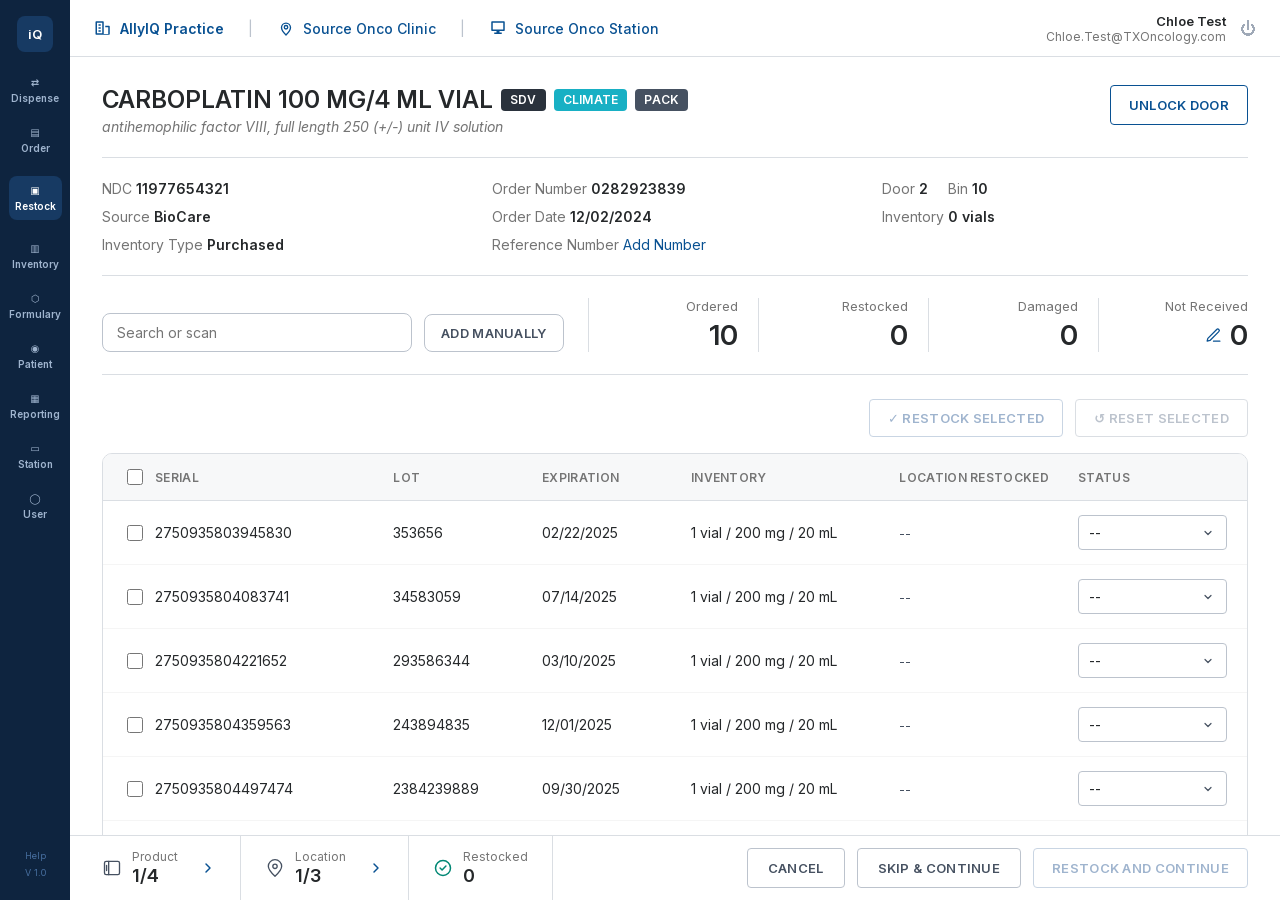
<file: index.html>
<!DOCTYPE html>
<html lang="en">
<head>
  <meta charset="utf-8">
  <meta name="viewport" content="width=device-width, initial-scale=1">
  <title>Restock — Multi Bin · Ally IQ</title>

  <link rel="stylesheet" href="css/fonts.css">
  <link rel="stylesheet" href="css/ally-tokens.css">
  <link rel="stylesheet" href="css/ally-components.css">
  <link rel="stylesheet" href="css/app.css">
</head>
<body>
  <div id="app"></div>

  <script src="js/data.js"></script>
  <script src="js/store.js"></script>
  <script src="js/actions.js"></script>
  <script src="js/dom.js"></script>
  <script src="js/view.js"></script>
  <script src="js/render.js"></script>
  <script src="js/main.js"></script>
</body>
</html>
</file>
<file: css/fonts.css>
/* cyrillic-ext */
@font-face {
  font-family: 'Inter';
  font-style: italic;
  font-weight: 400 500;
  font-display: swap;
  src: url("../fonts/inter-italic-cyrillic-ext.woff2") format('woff2');
  unicode-range: U+0460-052F, U+1C80-1C8A, U+20B4, U+2DE0-2DFF, U+A640-A69F, U+FE2E-FE2F;
}
/* cyrillic */
@font-face {
  font-family: 'Inter';
  font-style: italic;
  font-weight: 400 500;
  font-display: swap;
  src: url("../fonts/inter-italic-cyrillic.woff2") format('woff2');
  unicode-range: U+0301, U+0400-045F, U+0490-0491, U+04B0-04B1, U+2116;
}
/* greek-ext */
@font-face {
  font-family: 'Inter';
  font-style: italic;
  font-weight: 400 500;
  font-display: swap;
  src: url("../fonts/inter-italic-greek-ext.woff2") format('woff2');
  unicode-range: U+1F00-1FFF;
}
/* greek */
@font-face {
  font-family: 'Inter';
  font-style: italic;
  font-weight: 400 500;
  font-display: swap;
  src: url("../fonts/inter-italic-greek.woff2") format('woff2');
  unicode-range: U+0370-0377, U+037A-037F, U+0384-038A, U+038C, U+038E-03A1, U+03A3-03FF;
}
/* vietnamese */
@font-face {
  font-family: 'Inter';
  font-style: italic;
  font-weight: 400 500;
  font-display: swap;
  src: url("../fonts/inter-italic-vietnamese.woff2") format('woff2');
  unicode-range: U+0102-0103, U+0110-0111, U+0128-0129, U+0168-0169, U+01A0-01A1, U+01AF-01B0, U+0300-0301, U+0303-0304, U+0308-0309, U+0323, U+0329, U+1EA0-1EF9, U+20AB;
}
/* latin-ext */
@font-face {
  font-family: 'Inter';
  font-style: italic;
  font-weight: 400 500;
  font-display: swap;
  src: url("../fonts/inter-italic-latin-ext.woff2") format('woff2');
  unicode-range: U+0100-02BA, U+02BD-02C5, U+02C7-02CC, U+02CE-02D7, U+02DD-02FF, U+0304, U+0308, U+0329, U+1D00-1DBF, U+1E00-1E9F, U+1EF2-1EFF, U+2020, U+20A0-20AB, U+20AD-20C0, U+2113, U+2C60-2C7F, U+A720-A7FF;
}
/* latin */
@font-face {
  font-family: 'Inter';
  font-style: italic;
  font-weight: 400 500;
  font-display: swap;
  src: url("../fonts/inter-italic-latin.woff2") format('woff2');
  unicode-range: U+0000-00FF, U+0131, U+0152-0153, U+02BB-02BC, U+02C6, U+02DA, U+02DC, U+0304, U+0308, U+0329, U+2000-206F, U+20AC, U+2122, U+2191, U+2193, U+2212, U+2215, U+FEFF, U+FFFD;
}
/* cyrillic-ext */
@font-face {
  font-family: 'Inter';
  font-style: normal;
  font-weight: 400 600;
  font-display: swap;
  src: url("../fonts/inter-normal-cyrillic-ext.woff2") format('woff2');
  unicode-range: U+0460-052F, U+1C80-1C8A, U+20B4, U+2DE0-2DFF, U+A640-A69F, U+FE2E-FE2F;
}
/* cyrillic */
@font-face {
  font-family: 'Inter';
  font-style: normal;
  font-weight: 400 600;
  font-display: swap;
  src: url("../fonts/inter-normal-cyrillic.woff2") format('woff2');
  unicode-range: U+0301, U+0400-045F, U+0490-0491, U+04B0-04B1, U+2116;
}
/* greek-ext */
@font-face {
  font-family: 'Inter';
  font-style: normal;
  font-weight: 400 600;
  font-display: swap;
  src: url("../fonts/inter-normal-greek-ext.woff2") format('woff2');
  unicode-range: U+1F00-1FFF;
}
/* greek */
@font-face {
  font-family: 'Inter';
  font-style: normal;
  font-weight: 400 600;
  font-display: swap;
  src: url("../fonts/inter-normal-greek.woff2") format('woff2');
  unicode-range: U+0370-0377, U+037A-037F, U+0384-038A, U+038C, U+038E-03A1, U+03A3-03FF;
}
/* vietnamese */
@font-face {
  font-family: 'Inter';
  font-style: normal;
  font-weight: 400 600;
  font-display: swap;
  src: url("../fonts/inter-normal-vietnamese.woff2") format('woff2');
  unicode-range: U+0102-0103, U+0110-0111, U+0128-0129, U+0168-0169, U+01A0-01A1, U+01AF-01B0, U+0300-0301, U+0303-0304, U+0308-0309, U+0323, U+0329, U+1EA0-1EF9, U+20AB;
}
/* latin-ext */
@font-face {
  font-family: 'Inter';
  font-style: normal;
  font-weight: 400 600;
  font-display: swap;
  src: url("../fonts/inter-normal-latin-ext.woff2") format('woff2');
  unicode-range: U+0100-02BA, U+02BD-02C5, U+02C7-02CC, U+02CE-02D7, U+02DD-02FF, U+0304, U+0308, U+0329, U+1D00-1DBF, U+1E00-1E9F, U+1EF2-1EFF, U+2020, U+20A0-20AB, U+20AD-20C0, U+2113, U+2C60-2C7F, U+A720-A7FF;
}
/* latin */
@font-face {
  font-family: 'Inter';
  font-style: normal;
  font-weight: 400 600;
  font-display: swap;
  src: url("../fonts/inter-normal-latin.woff2") format('woff2');
  unicode-range: U+0000-00FF, U+0131, U+0152-0153, U+02BB-02BC, U+02C6, U+02DA, U+02DC, U+0304, U+0308, U+0329, U+2000-206F, U+20AC, U+2122, U+2191, U+2193, U+2212, U+2215, U+FEFF, U+FFFD;
}
</file>
<file: css/ally-tokens.css>
/* ============================================================================
   Ally UI — Colors & Type foundations
   Healthcare management platform (Ally GPO / Ally IQ). Light theme.
   Source of truth: "Ally UI (WIP)" Figma file — Color-Tokens + Typography frames.
   ============================================================================ */

/* Fonts — all available on Google Fonts. Substitute these @imports for local
   /fonts/*.woff2 in production if self-hosting is required.
   Inter        → THE typeface — the entire system is set in Inter at two weights (Regular 400 / Medium 500). */
















:root {
  /* ---------------------------------------------------------------- PRIMITIVES */

  /* Dark Blue — PRIMARY BRAND ramp (buttons, nav, links, active states) */
  --dark-blue-100: #E9EEF4;
  --dark-blue-200: #C9D5E3;
  --dark-blue-300: #9FB4CE;
  --dark-blue-400: #4870A1;
  --dark-blue-500: #095192;   /* ← the Ally brand blue */
  --dark-blue-600: #1B4577;
  --dark-blue-700: #173A63;
  --dark-blue-800: #122E50;
  --dark-blue-900: #0E243F;
  --dark-blue-950: #06182D;

  /* Blue — secondary / informational accent ramp */
  --blue-50:  #EBF3FE;
  --blue-100: #D8E6FD;
  --blue-200: #B1CDFC;
  --blue-300: #89B5FA;
  --blue-400: #629CF9;
  --blue-500: #3B83F7;
  --blue-600: #2F69C6;
  --blue-700: #234F94;
  --blue-800: #183463;
  --blue-900: #0C1A31;

  /* Steel — cool neutral (borders, surfaces, tertiary text, UI chrome) */
  --steel-50:  #F7F8F9;
  --steel-100: #DADEE3;
  --steel-200: #BCC3CD;
  --steel-300: #9FA9B7;
  --steel-400: #818EA1;
  --steel-500: #64748B;
  --steel-600: #556376;
  --steel-700: #465161;
  --steel-800: #37404C;
  --steel-850: #2A323C;
  --steel-900: #1F2630;
  --steel-950: #141A22;

  /* Gray — warm-neutral surfaces & text */
  --gray-50:  #FAFAFA;
  --gray-100: #F5F5F5;
  --gray-200: #EEEEEE;
  --gray-300: #E0E0E0;
  --gray-400: #BDBDBD;
  --gray-500: #9E9E9E;
  --gray-600: #757575;
  --gray-700: #616161;
  --gray-800: #424242;
  --gray-900: #212121;
  --gray-950: #25282A;   /* near-black used for primary text */

  /* Green — SUCCESS */
  --green-50:  #E6F6F4;
  --green-100: #D9F2EF;
  --green-200: #B0E4DD;
  --green-300: #5CC9BC;
  --green-400: #00A991;
  --green-500: #008774;   /* ← success base */
  --green-600: #007F6D;
  --green-700: #006557;
  --green-800: #004C41;
  --green-900: #003B33;

  /* Red — DANGER / ERROR */
  --red-50:  #FBEBEA;
  --red-100: #F9E1DF;
  --red-200: #F3C0BD;
  --red-300: #D9342B;   /* ← danger base */
  --red-400: #C32F27;
  --red-500: #AE2A22;
  --red-600: #A32720;
  --red-700: #821F1A;
  --red-800: #621713;
  --red-900: #4C120F;
  --red-950: #2F0000;

  /* Dark Yellow — WARNING */
  --dark-yellow-100: #FBF1D7;
  --dark-yellow-300: #F5D988;
  --dark-yellow-400: #D9A82E;
  --dark-yellow-500: #EEC038;   /* ← warning base */
  --dark-yellow-600: #BE9A2D;
  --dark-yellow-700: #8F7322;
  --dark-yellow-900: #30260B;

  /* Orange — accent / tags */
  --orange-50:  #FBEFE6;
  --orange-300: #F1BD9C;
  --orange-500: #E27C39;
  --orange-600: #DB5B07;
  --orange-800: #833704;

  /* Teal — accent / tags */
  --teal-50:  #ECF4F4;
  --teal-300: #B4D3D3;
  --teal-500: #579C9B;
  --teal-700: #367473;

  /* Purple — accent / info */
  --purple-50:  #F6EEFE;
  --purple-100: #EFE0FE;
  --purple-300: #DAB6FC;
  --purple-500: #B874F8;
  --purple-600: #9D5BE0;
  --purple-700: #8F48D2;

  /* Wine — discovery accent */
  --wine-100: #F3DAE5;
  --wine-500: #9C2E62;
  --wine-700: #6E1F44;

  /* ---------------------------------------------------------------- SEMANTIC */

  /* Surfaces / backgrounds  (Semantic Colors › background) */
  --bg-app:              #F8FAFC;            /* app canvas */
  --bg-surface:          #FFFFFF;            /* cards, panels, inputs */
  --surface-container:   var(--dark-blue-50);/* DarkBlue/50  #E9EEF4 */
  --surface-emphasis:    var(--dark-blue-100);/* DarkBlue/100 */
  --surface-inverse:     var(--steel-700);   /* tooltips */
  --surface-hover:       var(--steel-50);    /* dropdown/list/secondary hover */
  --surface-selected:    var(--dark-blue-100);/* DarkBlue/100 */
  --surface-selected-hover: var(--dark-blue-200);/* DarkBlue/200 */
  --surface-disabled:    var(--gray-100);    /* Gray/100 */

  /* background / brand */
  --bg-brand-primary:    var(--dark-blue-500);/* DarkBlue/500 */
  --bg-brand-hover:      var(--dark-blue-600);/* DarkBlue/600 */
  --bg-brand-active:     var(--dark-blue-800);/* DarkBlue/800 */
  --bg-brand-disabled:   rgba(9,81,146,0.50); /* Alpha DarkBlue500 / 50% */

  /* Side navigation (Components › side navigation) */
  --sidenav-bg:          var(--dark-blue-500);  /* default  #095192 */
  --sidenav-item-hover:  var(--dark-blue-400);  /* hover    #4870A1 */
  --sidenav-fg:          var(--content-inverse);/* text-on-default = White */
  --sidenav-selection-bg:var(--content-inverse);/* selection = White pill */
  --sidenav-selection-fg:var(--dark-blue-500);  /* text-on-selection = DarkBlue/500 */
  --sidenav-emphasis:    var(--dark-blue-700);  /* DarkBlue/700 */
  --sidenav-dark-emphasis:var(--dark-blue-900); /* DarkBlue/900 */

  /* Badges — SOLID fill + white text (yellow uses dark text), paired per status */
  --badge-green-bg:   var(--green-500);       --badge-green-fg:   #FFFFFF;
  --badge-red-bg:     #C32F27;                --badge-red-fg:     #FFFFFF;
  --badge-yellow-bg:  var(--dark-yellow-500); --badge-yellow-fg:  var(--gray-950);
  --badge-blue-bg:    var(--blue-500);        --badge-blue-fg:    #FFFFFF;
  --badge-gray-bg:    var(--steel-700);       --badge-gray-fg:    #FFFFFF;
  --badge-teal-bg:    var(--teal-500);        --badge-teal-fg:    #FFFFFF;
  --badge-purple-bg:  var(--purple-700);      --badge-purple-fg:  #FFFFFF;

  /* Product category chips + the selected-state navy they collapse to */
  --badge-cat-sdv:        var(--steel-850);    /* #2A323C */
  --badge-cat-climate:    #18B0C4;             /* cyan */
  --badge-cat-pack:       var(--steel-700);    /* #465161 */
  --badge-cat-civ:        var(--dark-yellow-500);
  --badge-product-selected: var(--dark-blue-700); /* #173A63 */

  /* Content / text */
  --content-inverse:     #FFFFFF;
  --text-on-inverse:     var(--gray-50);      /* Gray/50 */
  --text-on-brand:       #FFFFFF;             /* White */
  --text-default:        var(--gray-950);     /* 25282A — body copy, headings */
  --text-secondary:      var(--gray-600);     /* Gray/600 — captions, metadata */
  --text-tertiary:       var(--steel-500);    /* Steel/500 — labels, hints */
  --text-placeholder:    var(--steel-300);    /* Steel/300 */
  --text-disabled:       var(--steel-200);    /* Steel/200 */
  --text-selected:       var(--dark-blue-500);/* DarkBlue/500 — selected items */
  --text-link:           var(--dark-blue-500);/* DarkBlue/500 — links */
  /* text / state */
  --text-info:           var(--purple-500);   /* Purple/500 */
  --text-danger:         var(--red-300);      /* Red/300 */
  --text-success:        var(--green-500);    /* Green/500 */
  --text-warning:        var(--dark-yellow-500);/* DarkYellow/500 */
  --text-discovery:      var(--wine-500);     /* Wine/500 */

  /* Borders */
  --border-default:      var(--gray-300);     /* Gray/300 */
  --border-secondary:    var(--gray-600);     /* Gray/600 */
  --border-inverse:      var(--steel-400);    /* Steel/400 */
  --border-error:        var(--red-300);      /* Red/300 */
  --border-input:        var(--steel-200);    /* Steel/200 */
  --border-input-hover:  var(--dark-blue-500);/* DarkBlue/500 */
  --border-input-focus:  var(--dark-blue-500);/* DarkBlue/500 */
  --border-input-disabled:var(--steel-100);   /* Steel/100 */
  --focus-ring:          rgba(72,112,161,0.40);  /* Alpha DarkBlue400 / 40% */
  --error-focus-ring:    var(--red-200);      /* Red/200 */

  /* Toast (Components › toast) */
  --toast-success-bg: var(--green-100);  --toast-success-border: var(--green-400);
  --toast-danger-bg:  var(--red-100);    --toast-danger-border:  var(--red-300);
  --toast-info-bg:    var(--purple-100); --toast-info-border:    var(--purple-600);
  --toast-warning-bg: var(--dark-yellow-100); --toast-warning-border: var(--dark-yellow-400);
  --toast-neutral-bg: var(--dark-blue-100);   --toast-neutral-border: var(--steel-500);
  --toast-fg: var(--gray-950);

  /* ---------------------------------------------------------------- TYPE */
  /* Inter is the ONLY typeface. The system uses just two weights. */
  --font-sans:    'Inter', system-ui, -apple-system, 'Segoe UI', sans-serif;
  --fw-regular: 400;
  --fw-medium:  500;

  /* Type tokens — named exactly as the Figma Typography sheet.
     Format: size / line-height, letter-spacing 0%. Weight noted per token. */
  --metric-size: 24px;             --metric-lh: 32px;             /* Metric · Medium — metrics & metric link button */
  --heading-medium-size: 18px;     --heading-medium-lh: 28px;     /* Heading/Medium · Medium — page, modal, side-panel title */
  --subheading-section-size: 16px; --subheading-section-lh: 24px; /* Sub heading/Section · Medium — sectioning blocks */
  --subheading-label-size: 14px;   --subheading-label-lh: 20px;   /* Sub heading/Label · Medium — naming a UI element */
  --subheading-detail-size: 14px;  --subheading-detail-lh: 20px;  /* Sub heading/Detail · Regular — describing data (NDC, HCPCS) */
  --product-name-medium-size: 16px;--product-name-medium-lh: 24px;/* Product Name/Medium · Medium */
  --product-name-regular-size: 14px;--product-name-regular-lh: 24px;/* Product Name/Regular · Regular */
  --body-medium-size: 14px;        --body-medium-lh: 20px;        /* Body/Medium · Medium — highlighted body & link buttons */
  --body-regular-size: 14px;       --body-regular-lh: 20px;       /* Body/Regular · Regular — info, tooltips, table cells */
  --caption-size: 12px;            --caption-lh: 18px;            /* Caption/Regular · Regular — helper text, captions */
  --badge-size: 12px;              --badge-lh: 16px;              /* Badge/Medium · Medium — badges, chips */
  --sidenav-size: 10px;            --sidenav-lh: 14px;            /* Side nav/Regular · Regular — side navigation */

  /* ---------------------------------------------------------------- RADIUS (Radius collection) */
  --radius-xs:   2px;    /* XS */
  --radius-s:    4px;    /* S  — inputs, chips, menu items */
  --radius-m:    6px;    /* M  — buttons, dropdowns */
  --radius-l:    8px;    /* L  — cards, menus */
  --radius-xl:   12px;   /* XL */
  --radius-2xl:  16px;   /* 2XL */
  --radius-3xl:  24px;   /* 3XL — large panels */
  --radius-4xl:  32px;   /* 4XL */
  --radius-pill: 999px;  /* Pill — badges, toggles, status pills */
  --radius-circle: 50%;  /* Circle — avatars, dots */
  /* legacy aliases */
  --radius-sm:   var(--radius-s);   /* 4 */
  --radius-md:   var(--radius-l);   /* 8 */
  --radius-lg:   var(--radius-xl);  /* 12 */

  /* Spacing — 2px is the smallest component unit (Unit 2) */
  --space-0-5: 2px;
  --space-1: 4px;
  --space-2: 8px;
  --space-3: 12px;
  --space-4: 16px;
  --space-5: 20px;
  --space-6: 24px;
  --space-8: 32px;
  --space-10: 40px;
  --space-12: 48px;

  /* Elevation — restrained, cool-tinted */
  --shadow-xs: 0 1px 2px 0 rgba(33,33,33,0.10);           /* buttons */
  --shadow-sm: 0 1px 2px 0 rgba(228,229,231,0.24), 0 1px 3px 0 rgba(9,18,40,0.06);
  --shadow-md: 0 4px 8px -2px rgba(9,18,40,0.10), 0 2px 4px -2px rgba(9,18,40,0.06);
  --shadow-lg: 0 12px 24px -6px rgba(9,18,40,0.12), 0 4px 8px -4px rgba(9,18,40,0.08);

  --duration-fast: 120ms;
  --duration-base: 180ms;
  --ease-standard: cubic-bezier(0.2, 0, 0, 1);
}

/* ---------------------------------------------------------------- SEMANTIC CLASSES (Inter, two weights) */
.ally-metric            { font-family: var(--font-sans); font-weight: var(--fw-medium);  font-size: var(--metric-size);             line-height: var(--metric-lh);             color: var(--text-default); }
.ally-heading           { font-family: var(--font-sans); font-weight: var(--fw-medium);  font-size: var(--heading-medium-size);     line-height: var(--heading-medium-lh);     color: var(--text-default); }
.ally-subheading-section{ font-family: var(--font-sans); font-weight: var(--fw-medium);  font-size: var(--subheading-section-size); line-height: var(--subheading-section-lh); color: var(--text-default); }
.ally-subheading-label  { font-family: var(--font-sans); font-weight: var(--fw-medium);  font-size: var(--subheading-label-size);   line-height: var(--subheading-label-lh);   color: var(--text-default); }
.ally-subheading-detail { font-family: var(--font-sans); font-weight: var(--fw-regular); font-size: var(--subheading-detail-size);  line-height: var(--subheading-detail-lh);  color: var(--text-secondary); }
.ally-product-name      { font-family: var(--font-sans); font-weight: var(--fw-medium);  font-size: var(--product-name-medium-size);line-height: var(--product-name-medium-lh);color: var(--text-default); }
.ally-product-name-reg  { font-family: var(--font-sans); font-weight: var(--fw-regular); font-size: var(--product-name-regular-size);line-height:var(--product-name-regular-lh);color: var(--text-default); }
.ally-body-medium       { font-family: var(--font-sans); font-weight: var(--fw-medium);  font-size: var(--body-medium-size);        line-height: var(--body-medium-lh);        color: var(--text-default); }
.ally-body              { font-family: var(--font-sans); font-weight: var(--fw-regular); font-size: var(--body-regular-size);       line-height: var(--body-regular-lh);       color: var(--text-default); }
.ally-body-italic       { font-family: var(--font-sans); font-weight: var(--fw-regular); font-style: italic; font-size: var(--body-regular-size); line-height: var(--body-regular-lh);   color: var(--text-secondary); }
.ally-caption           { font-family: var(--font-sans); font-weight: var(--fw-regular); font-size: var(--caption-size);            line-height: var(--caption-lh);            color: var(--text-secondary); }
.ally-badge             { font-family: var(--font-sans); font-weight: var(--fw-medium);  font-size: var(--badge-size);              line-height: var(--badge-lh);              color: var(--text-default); }
.ally-sidenav           { font-family: var(--font-sans); font-weight: var(--fw-regular); font-size: var(--sidenav-size);            line-height: var(--sidenav-lh);            color: var(--text-default); }
</file>
<file: css/ally-components.css>
/* ============================================================================
   Ally UI — Component styles. Depends on colors_and_type.css custom props.
   ============================================================================ */

/* ---- Buttons -------------------------------------------------------------- */
.btn{font-family:var(--font-sans);font-weight:500;font-size:14px;line-height:20px;
  display:inline-flex;align-items:center;justify-content:center;gap:8px;
  height:40px;padding:0 18px;border-radius:var(--radius-m);border:1px solid transparent;
  cursor:pointer;transition:background var(--duration-fast) var(--ease-standard),
  border-color var(--duration-fast),color var(--duration-fast),box-shadow var(--duration-fast);
  white-space:nowrap;user-select:none}
.btn:focus-visible{outline:none;box-shadow:0 0 0 3px var(--focus-ring)}
.btn-sm{height:32px;padding:0 14px;font-size:14px}
.btn-lg{height:48px;padding:0 24px;font-size:14px}

/* ===== Primary Filled ===== */
.btn-primary{background:var(--dark-blue-500);color:#fff}
.btn-primary:hover,.btn-primary.is-hover{background:var(--dark-blue-600)}
.btn-primary:active,.btn-primary.is-active{background:var(--dark-blue-700)}
.btn-primary:focus-visible,.btn-primary.is-focus{background:var(--dark-blue-500);box-shadow:0 0 0 3px var(--focus-ring)}
.btn-primary:disabled,.btn-primary.is-disabled{background:var(--bg-brand-disabled);color:#fff;cursor:not-allowed;box-shadow:none}

/* ===== Primary Outline — GRAY (steel) border, blue label ===== */
.btn-outline{background:#fff;color:var(--dark-blue-500);border-color:var(--steel-200)}
.btn-outline:hover,.btn-outline.is-hover{background:var(--steel-50);border-color:var(--steel-200);color:var(--dark-blue-600)}
.btn-outline:active,.btn-outline.is-active{background:var(--steel-100);border-color:var(--steel-200);color:var(--dark-blue-800)}
.btn-outline:focus-visible,.btn-outline.is-focus{background:#fff;border-color:var(--steel-200);box-shadow:0 0 0 3px var(--focus-ring)}
.btn-outline:disabled,.btn-outline.is-disabled{background:#fff;color:var(--bg-brand-disabled);border-color:var(--steel-200);cursor:not-allowed}

/* ===== Primary Text — no border, hover fill ===== */
.btn-text{background:transparent;color:var(--dark-blue-500);border:none}
.btn-text:hover,.btn-text.is-hover{background:var(--steel-50);color:var(--dark-blue-600)}
.btn-text:active,.btn-text.is-active{background:var(--steel-100);color:var(--dark-blue-800)}
.btn-text:focus-visible,.btn-text.is-focus{background:transparent;box-shadow:0 0 0 3px var(--focus-ring)}
.btn-text:disabled,.btn-text.is-disabled{background:transparent;color:var(--bg-brand-disabled);cursor:not-allowed}

/* Inline text link (no padding) — utility for in-content links */
.btn-link{background:transparent;color:var(--dark-blue-500);height:auto;padding:0;border:none;text-decoration:underline}
.btn-link:hover{color:var(--dark-blue-600)}
.btn-link:active,.btn-link.is-active{color:var(--dark-blue-800)}
.btn-link.is-hover{color:var(--dark-blue-600)}
.btn-link:disabled,.btn-link.is-disabled{color:var(--bg-brand-disabled);cursor:not-allowed}

/* ===== Danger Filled ===== */
.btn-danger{background:var(--red-300);color:#fff}
.btn-danger:hover,.btn-danger.is-hover{background:var(--red-600)}
.btn-danger:active,.btn-danger.is-active{background:var(--red-700)}
.btn-danger:focus-visible,.btn-danger.is-focus{background:var(--red-300);box-shadow:0 0 0 3px rgba(217,52,43,.30)}
.btn-danger:disabled,.btn-danger.is-disabled{background:var(--red-200);color:#fff;cursor:not-allowed}

/* ===== Danger Outline — gray border, red label ===== */
.btn-danger-outline{background:#fff;color:var(--red-300);border-color:var(--steel-200)}
.btn-danger-outline:hover,.btn-danger-outline.is-hover{background:var(--steel-50);border-color:var(--steel-200);color:var(--red-600)}
.btn-danger-outline:active,.btn-danger-outline.is-active{background:var(--steel-300);border-color:var(--steel-200);color:var(--red-800)}
.btn-danger-outline:focus-visible,.btn-danger-outline.is-focus{background:#fff;border-color:var(--steel-200);box-shadow:0 0 0 3px rgba(217,52,43,.30)}
.btn-danger-outline:disabled,.btn-danger-outline.is-disabled{background:#fff;color:var(--red-200);border-color:var(--steel-100);cursor:not-allowed}

/* ===== Danger Text — no border, hover fill ===== */
.btn-danger-text{background:transparent;color:var(--red-300);border:none}
.btn-danger-text:hover,.btn-danger-text.is-hover{background:var(--steel-50);color:var(--red-600)}
.btn-danger-text:active,.btn-danger-text.is-active{background:var(--steel-100);color:var(--red-800)}
.btn-danger-text:focus-visible,.btn-danger-text.is-focus{background:transparent;box-shadow:0 0 0 3px rgba(217,52,43,.30)}
.btn-danger-text:disabled,.btn-danger-text.is-disabled{background:transparent;color:var(--red-200);cursor:not-allowed}

/* Ghost — icon-only chrome controls (top bar) */
.btn-ghost{background:transparent;color:var(--dark-blue-500)}
.btn-ghost:hover{background:var(--steel-50)}

.btn-icon{width:40px;padding:0}
.btn-icon.btn-sm{width:32px}

/* ---- Inputs --------------------------------------------------------------- */
.field{display:flex;flex-direction:column;gap:6px;font-family:var(--font-sans)}
.field-label{font-size:14px;font-weight:500;color:var(--text-default)}
.field-label .req{color:var(--red-300);margin-left:2px}
.input{font-family:var(--font-sans);font-size:14px;line-height:20px;color:var(--text-default);
  height:40px;padding:0 12px;background:#fff;border:1px solid var(--border-input);
  border-radius:var(--radius-sm);transition:border-color var(--duration-fast),box-shadow var(--duration-fast);width:100%;box-sizing:border-box}
.input::placeholder{color:var(--text-placeholder)}
.input:hover{border-color:var(--border-input-hover)}
.input:focus{outline:none;border-color:var(--border-input-focus);box-shadow:0 0 0 3px var(--focus-ring)}
.input:disabled{background:var(--surface-disabled);color:var(--text-disabled);cursor:not-allowed}
.input.error{border-color:var(--border-error)}
.input.error:focus{box-shadow:0 0 0 3px rgba(217,52,43,.25)}
.field-help{font-size:13px;color:var(--text-tertiary)}
.field-help.error{color:var(--text-danger)}
textarea.input{height:auto;min-height:84px;padding:10px 12px;resize:vertical}

/* ---- Badges (status, solid fill) ----------------------------------------- */
.badge{display:inline-flex;align-items:center;justify-content:center;gap:6px;font-family:var(--font-sans);
  font-size:12px;font-weight:500;line-height:16px;height:20px;padding:0 10px;border-radius:var(--radius-pill);white-space:nowrap;text-align:center}
.badge .dot{width:6px;height:6px;border-radius:50%;background:currentColor;flex:none}
.badge-green{background:var(--badge-green-bg);color:var(--badge-green-fg)}
.badge-red{background:var(--badge-red-bg);color:var(--badge-red-fg)}
.badge-yellow{background:var(--badge-yellow-bg);color:var(--badge-yellow-fg)}
.badge-blue{background:var(--badge-blue-bg);color:var(--badge-blue-fg)}
.badge-gray{background:var(--badge-gray-bg);color:var(--badge-gray-fg)}
.badge-teal{background:var(--badge-teal-bg);color:var(--badge-teal-fg)}
.badge-purple{background:var(--badge-purple-bg);color:var(--badge-purple-fg)}
.badge-outline{background:#fff;color:var(--gray-950);box-shadow:inset 0 0 0 1px var(--steel-200)}

/* ---- Product category chips (rounded-rect) -------------------------------- */
.badge-product{display:inline-flex;align-items:center;height:22px;padding:0 9px;
  border-radius:var(--radius-sm);font-family:var(--font-sans);font-size:12px;font-weight:600;
  letter-spacing:.02em;white-space:nowrap;color:#fff}
.badge-product.cat-sdv{background:var(--badge-cat-sdv)}
.badge-product.cat-climate{background:var(--badge-cat-climate)}
.badge-product.cat-pack{background:var(--badge-cat-pack)}
.badge-product.cat-civ{background:var(--badge-cat-civ);color:var(--gray-950)}
/* When the parent product row is selected, every chip collapses to navy */
.badge-product.is-selected{background:var(--badge-product-selected);color:#fff}

/* ---- Toggle --------------------------------------------------------------- */
.toggle{position:relative;width:44px;height:24px;border-radius:var(--radius-pill);
  background:var(--steel-200);border:none;cursor:pointer;transition:background var(--duration-base) var(--ease-standard);padding:0}
.toggle::after{content:"";position:absolute;top:2px;left:2px;width:20px;height:20px;border-radius:50%;
  background:#fff;box-shadow:var(--shadow-xs);transition:transform var(--duration-base) var(--ease-standard)}
.toggle[aria-checked="true"]{background:var(--dark-blue-500)}
.toggle[aria-checked="true"]::after{transform:translateX(20px)}
.toggle:focus-visible{outline:none;box-shadow:0 0 0 3px var(--focus-ring)}

/* ---- Checkbox / Radio ----------------------------------------------------- */
.checkbox,.radio{appearance:none;width:18px;height:18px;border:1.5px solid var(--steel-300);
  background:#fff;cursor:pointer;display:inline-grid;place-content:center;transition:all var(--duration-fast);margin:0}
.checkbox{border-radius:var(--radius-xs)}
.radio{border-radius:50%}
.checkbox:hover,.radio:hover{border-color:var(--dark-blue-500)}
.checkbox:checked,.radio:checked{background:var(--dark-blue-500);border-color:var(--dark-blue-500)}
.checkbox:checked::after{content:"";width:10px;height:10px;
  background:center/contain no-repeat url("data:image/svg+xml,%3Csvg xmlns='http://www.w3.org/2000/svg' viewBox='0 0 24 24' fill='none' stroke='white' stroke-width='3.5' stroke-linecap='round' stroke-linejoin='round'%3E%3Cpolyline points='20 6 9 17 4 12'/%3E%3C/svg%3E")}
.radio:checked::after{content:"";width:8px;height:8px;border-radius:50%;background:#fff}
.checkbox:focus-visible,.radio:focus-visible{outline:none;box-shadow:0 0 0 3px var(--focus-ring)}

/* ---- Multiselect row checkbox (24px, rounded) ----------------------------- */
.ms-ck{appearance:none;width:24px;height:24px;border:1.5px solid var(--steel-300);background:#fff;
  border-radius:6px;cursor:pointer;display:inline-grid;place-content:center;flex:none;margin:0;transition:all 120ms}
.ms-ck:hover{border-color:var(--dark-blue-500)}
.ms-ck:checked{background:var(--dark-blue-500);border-color:var(--dark-blue-500)}
.ms-ck:checked::after{content:"";width:13px;height:13px;background:center/contain no-repeat
  url("data:image/svg+xml,%3Csvg xmlns='http://www.w3.org/2000/svg' viewBox='0 0 24 24' fill='none' stroke='white' stroke-width='3.5' stroke-linecap='round' stroke-linejoin='round'%3E%3Cpolyline points='20 6 9 17 4 12'/%3E%3C/svg%3E")}

/* ---- Tooltip -------------------------------------------------------------- */
.tooltip{background:var(--surface-inverse);color:#fff;font-family:var(--font-sans);font-size:12px;
  line-height:16px;padding:6px 10px;border-radius:var(--radius-sm);box-shadow:var(--shadow-md);max-width:240px}

/* ---- Card ----------------------------------------------------------------- */
.card{background:var(--bg-surface);border:1px solid var(--steel-100);border-radius:var(--radius-md);
  box-shadow:var(--shadow-sm)}

/* ---- Dropdown / menu ------------------------------------------------------ */
.menu{background:#fff;border:1px solid var(--steel-100);border-radius:var(--radius-md);
  box-shadow:var(--shadow-md);padding:6px;min-width:200px}
.menu-item{font-family:var(--font-sans);font-size:14px;color:var(--text-default);padding:8px 10px;
  border-radius:var(--radius-sm);cursor:pointer;display:flex;align-items:center;gap:10px}
.menu-item:hover{background:var(--surface-hover)}
.menu-item.selected{background:var(--surface-selected);color:var(--text-selected);font-weight:500}
</file>
<file: css/app.css>
/* Prototype page styles — everything not owned by the Ally design system. */

body {
  margin: 0;
  -webkit-font-smoothing: antialiased;
  font-family: var(--font-sans);
  color: var(--text-default);
}

select { appearance: auto; font-family: var(--font-sans); }
input, button { font-family: var(--font-sans); }
input[type=checkbox] { accent-color: var(--dark-blue-500); width: 16px; height: 16px; }

a { color: var(--text-link); text-decoration: none; }
a:hover { color: var(--dark-blue-600); }

@keyframes toastIn {
  from { transform: translateY(-10px); opacity: 0; }
  to   { transform: translateY(0); opacity: 1; }
}
</file>
